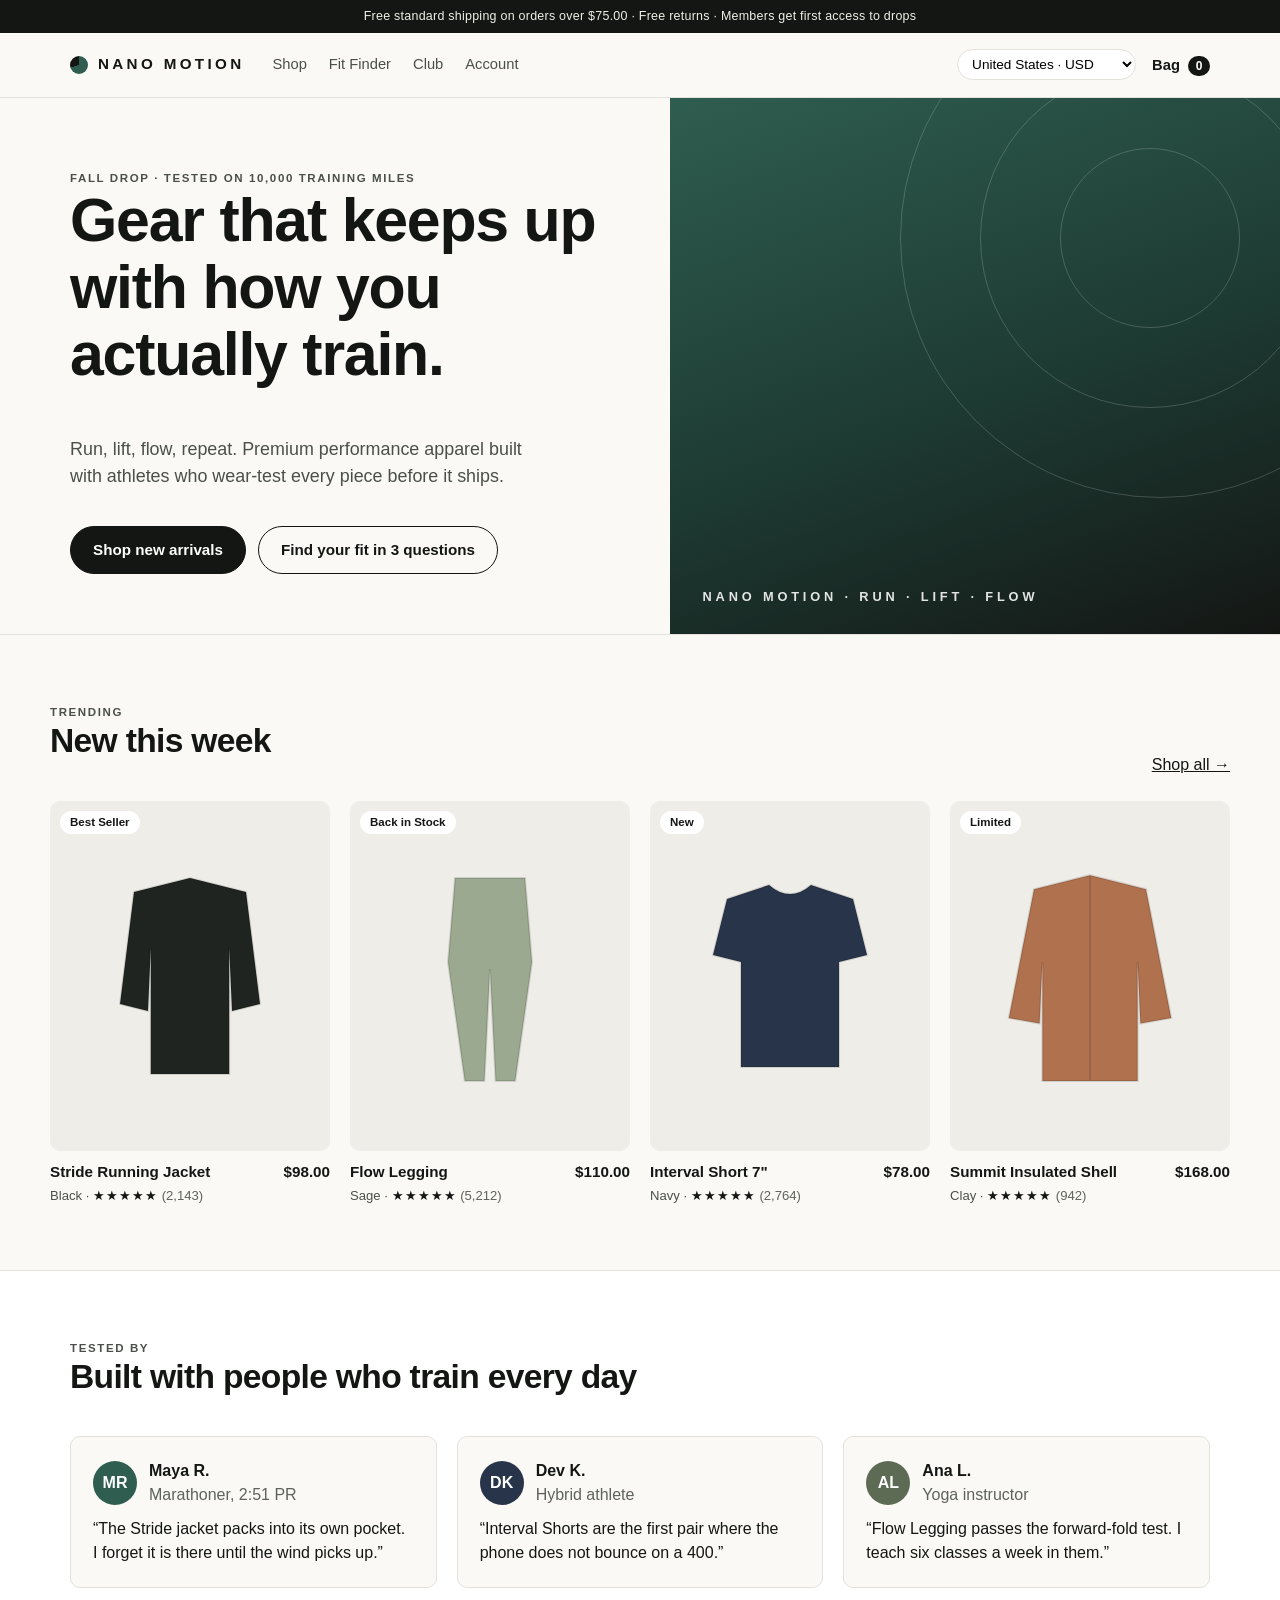
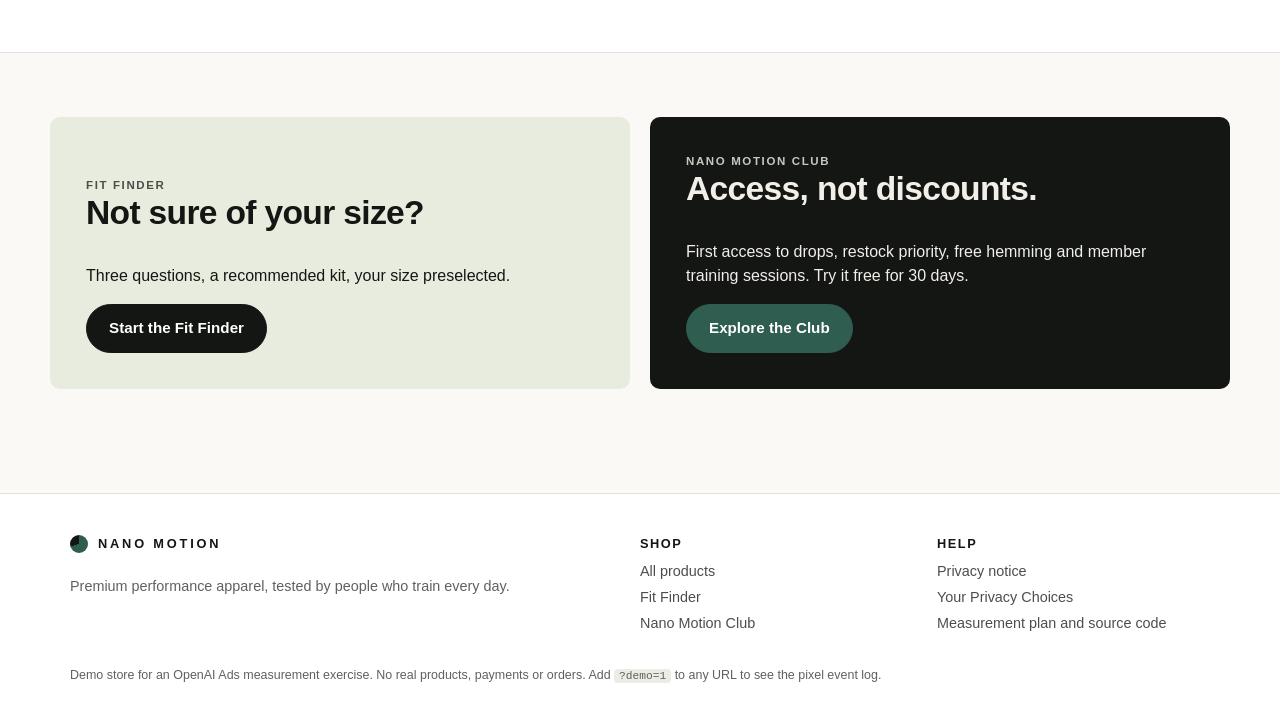
<file: index.html>
<!doctype html>
<html lang="en">
<head>
<meta charset="utf-8">
<meta name="viewport" content="width=device-width, initial-scale=1">
<title>Nano Motion | Performance apparel for every training day</title>
<link rel="preconnect" href="https://bzrcdn.openai.com">
<!-- OpenAI Measurement Pixel: same block, top of <head>, on every page.
     Order matters: 1) decide consent  2) load SDK  3) set consent BEFORE init  4) init. -->
<script src="assets/pixel-init.js?v=2"></script>
<link rel="icon" href="assets/favicon.svg" type="image/svg+xml">
<meta name="robots" content="noindex">
<link rel="stylesheet" href="assets/styles.css">
</head>
<body data-page="home">
<main>
  <section class="hero">
    <div class="hero-copy">
      <span class="eyebrow">Fall drop · Tested on 10,000 training miles</span>
      <h1>Gear that keeps up with how you actually train.</h1>
      <p>Run, lift, flow, repeat. Premium performance apparel built with athletes who wear-test every piece before it ships.</p>
      <div class="cta-row">
        <a class="btn" href="shop.html">Shop new arrivals</a>
        <a class="btn btn-ghost" href="fit-finder.html">Find your fit in 3 questions</a>
      </div>
    </div>
    <div class="hero-art" aria-hidden="true">
      <div class="ring" style="width:520px;height:520px;right:-140px;top:-120px"></div>
      <div class="ring" style="width:340px;height:340px;right:-40px;top:-30px"></div>
      <div class="ring" style="width:180px;height:180px;right:40px;top:50px"></div>
      <div class="word">NANO MOTION · RUN · LIFT · FLOW</div>
    </div>
  </section>

  <section class="section wrap">
    <div class="section-head">
      <div><span class="eyebrow">Trending</span><h2>New this week</h2></div>
      <a href="shop.html">Shop all →</a>
    </div>
    <div class="grid" id="home-grid"></div>
  </section>

  <section class="section band">
    <div class="wrap">
      <div class="section-head"><div><span class="eyebrow">Tested by</span><h2>Built with people who train every day</h2></div></div>
      <div class="testers">
        <div class="tester"><div class="who"><div class="avatar" style="background:#2f5d50">MR</div><div><strong>Maya R.</strong><div class="muted">Marathoner, 2:51 PR</div></div></div>“The Stride jacket packs into its own pocket. I forget it is there until the wind picks up.”</div>
        <div class="tester"><div class="who"><div class="avatar" style="background:#28344a">DK</div><div><strong>Dev K.</strong><div class="muted">Hybrid athlete</div></div></div>“Interval Shorts are the first pair where the phone does not bounce on a 400.”</div>
        <div class="tester"><div class="who"><div class="avatar" style="background:#5d6b54">AL</div><div><strong>Ana L.</strong><div class="muted">Yoga instructor</div></div></div>“Flow Legging passes the forward-fold test. I teach six classes a week in them.”</div>
      </div>
    </div>
  </section>

  <section class="section wrap">
    <div class="promo">
      <div class="p1"><span class="eyebrow">Fit Finder</span><h2>Not sure of your size?</h2><p>Three questions, a recommended kit, your size preselected.</p><div><a class="btn" href="fit-finder.html">Start the Fit Finder</a></div></div>
      <div class="p2"><span class="eyebrow" style="color:#c9c6be">Nano Motion Club</span><h2>Access, not discounts.</h2><p>First access to drops, restock priority, free hemming and member training sessions. Try it free for 30 days.</p><div><a class="btn btn-accent" href="membership.html">Explore the Club</a></div></div>
    </div>
  </section>
</main>

<script src="assets/products.js"></script>
<script src="assets/store.js"></script>
<script src="assets/eventlog.js"></script>
<script src="assets/tracking.js"></script>
<script src="assets/consent.js"></script>
<script src="assets/layout.js"></script>
<script src="assets/pages/index.js"></script>
</body>
</html>
</file>
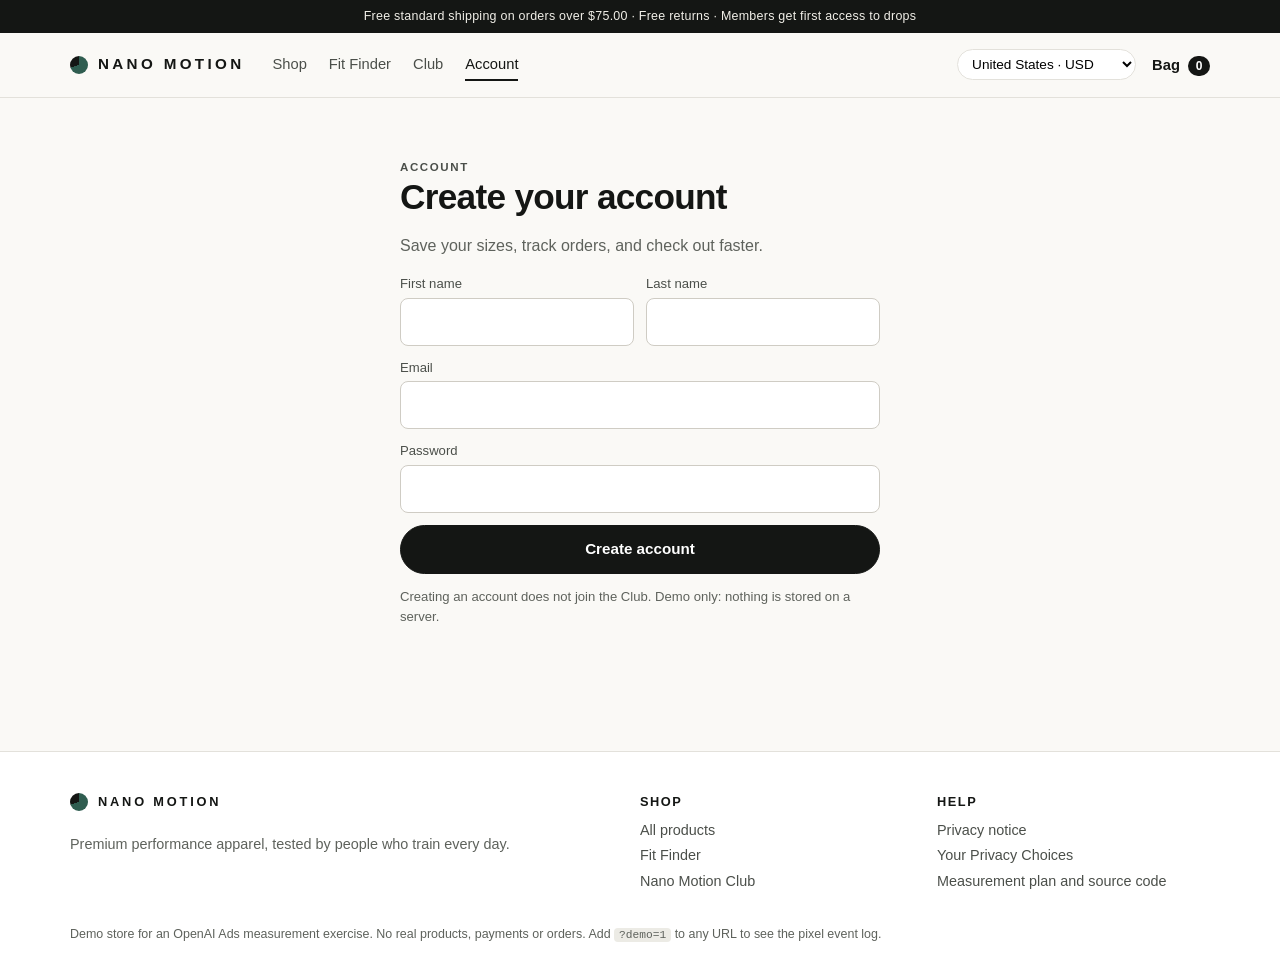
<file: account.html>
<!doctype html>
<html lang="en">
<head>
<meta charset="utf-8">
<meta name="viewport" content="width=device-width, initial-scale=1">
<title>Create an account | Nano Motion</title>
<link rel="preconnect" href="https://bzrcdn.openai.com">
<!-- OpenAI Measurement Pixel: same block, top of <head>, on every page.
     Order matters: 1) decide consent  2) load SDK  3) set consent BEFORE init  4) init. -->
<script src="assets/pixel-init.js?v=2"></script>
<link rel="icon" href="assets/favicon.svg" type="image/svg+xml">
<meta name="robots" content="noindex">
<link rel="stylesheet" href="assets/styles.css">
</head>
<body data-page="account">
<main class="narrow" id="acct"></main>

<script src="assets/products.js"></script>
<script src="assets/store.js"></script>
<script src="assets/eventlog.js"></script>
<script src="assets/tracking.js"></script>
<script src="assets/consent.js"></script>
<script src="assets/layout.js"></script>
<script src="assets/pages/account.js"></script>
</body>
</html>
</file>
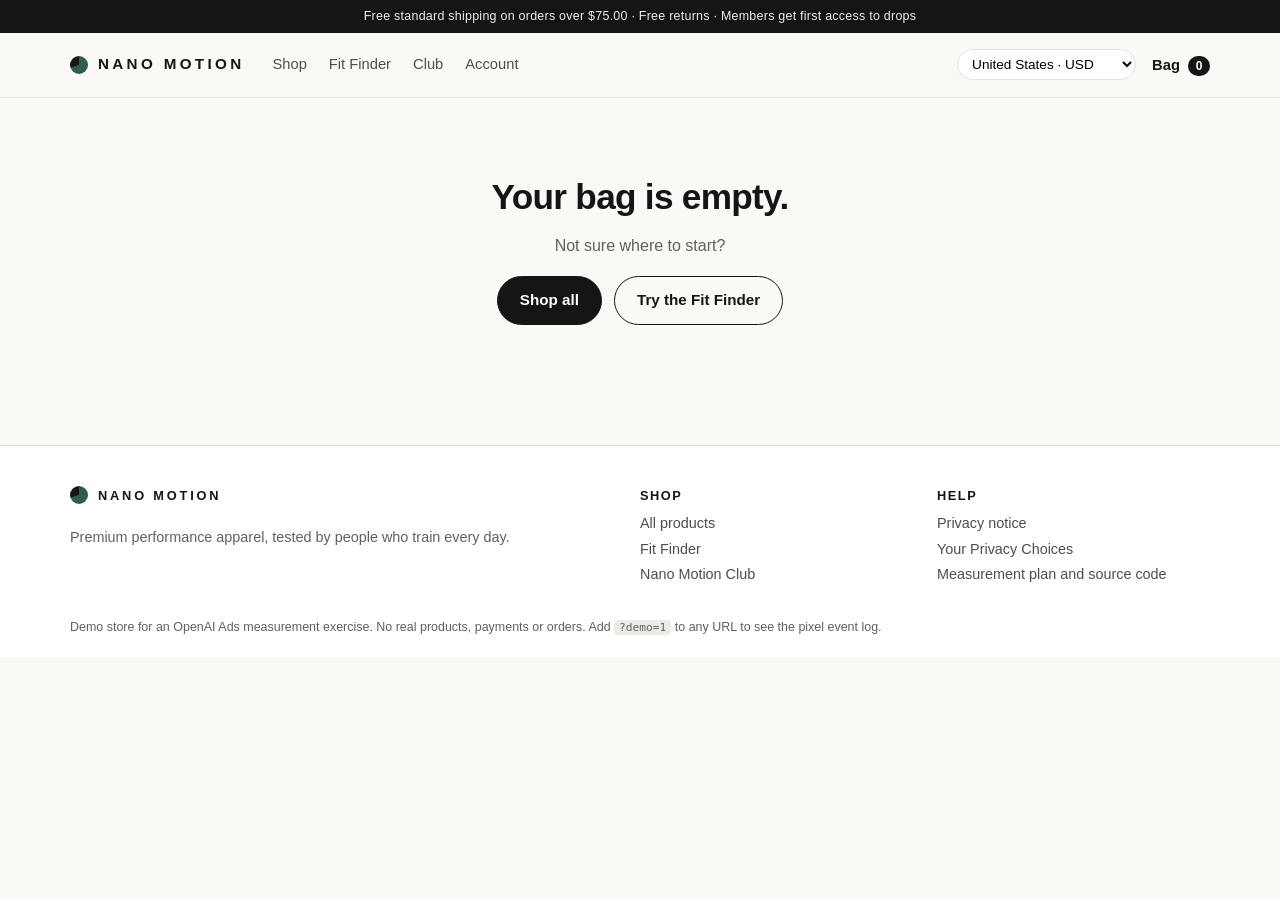
<file: cart.html>
<!doctype html>
<html lang="en">
<head>
<meta charset="utf-8">
<meta name="viewport" content="width=device-width, initial-scale=1">
<title>Your bag | Nano Motion</title>
<link rel="preconnect" href="https://bzrcdn.openai.com">
<!-- OpenAI Measurement Pixel: same block, top of <head>, on every page.
     Order matters: 1) decide consent  2) load SDK  3) set consent BEFORE init  4) init. -->
<script src="assets/pixel-init.js?v=2"></script>
<link rel="icon" href="assets/favicon.svg" type="image/svg+xml">
<meta name="robots" content="noindex">
<link rel="stylesheet" href="assets/styles.css">
</head>
<body data-page="cart">
<main class="wrap" id="cart"></main>

<script src="assets/products.js"></script>
<script src="assets/store.js"></script>
<script src="assets/eventlog.js"></script>
<script src="assets/tracking.js"></script>
<script src="assets/consent.js"></script>
<script src="assets/layout.js"></script>
<script src="assets/pages/cart.js"></script>
</body>
</html>
</file>
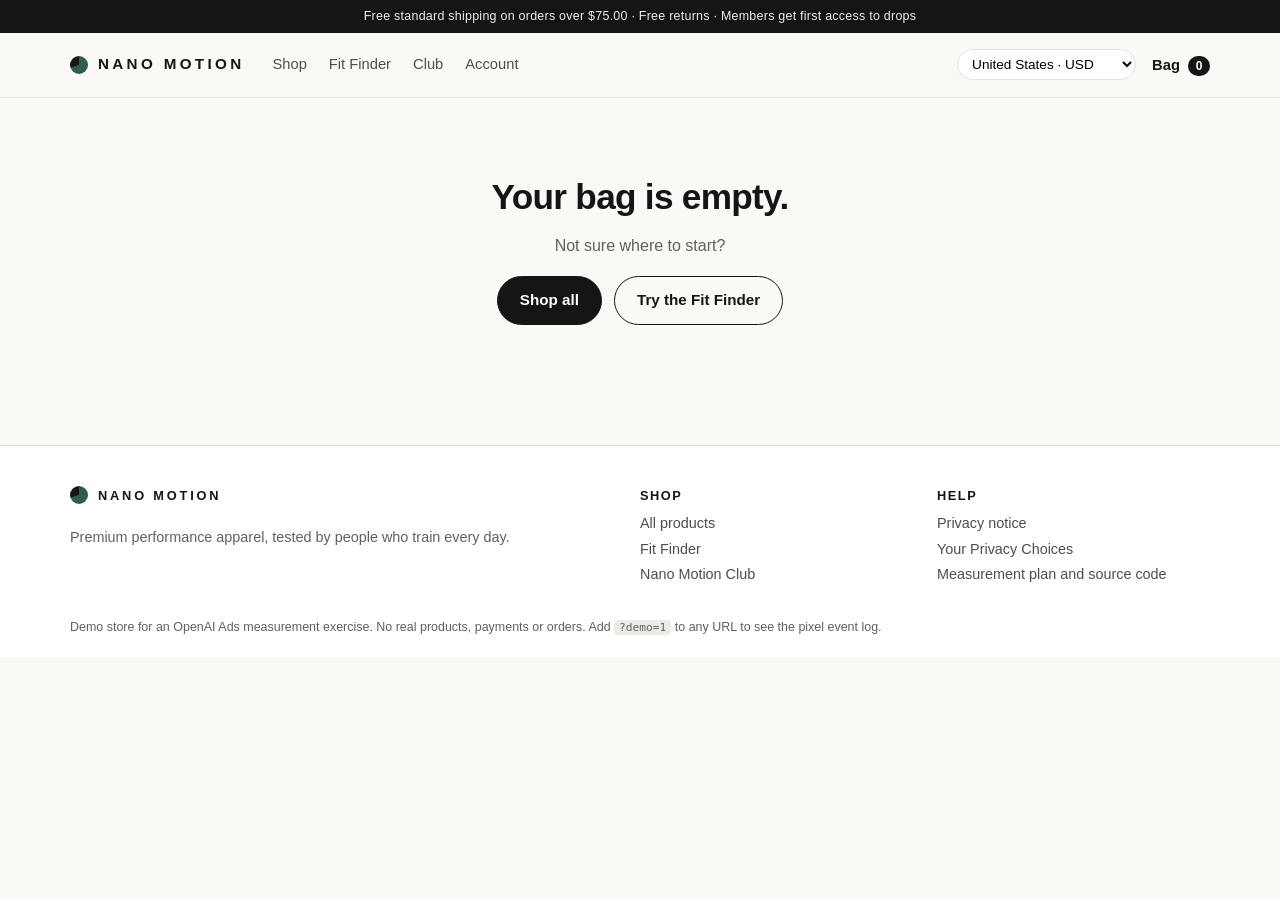
<file: checkout.html>
<!doctype html>
<html lang="en">
<head>
<meta charset="utf-8">
<meta name="viewport" content="width=device-width, initial-scale=1">
<title>Checkout | Nano Motion</title>
<link rel="preconnect" href="https://bzrcdn.openai.com">
<!-- OpenAI Measurement Pixel: same block, top of <head>, on every page.
     Order matters: 1) decide consent  2) load SDK  3) set consent BEFORE init  4) init. -->
<script src="assets/pixel-init.js?v=2"></script>
<link rel="icon" href="assets/favicon.svg" type="image/svg+xml">
<meta name="robots" content="noindex">
<link rel="stylesheet" href="assets/styles.css">
</head>
<body data-page="checkout">
<main class="wrap">
  <div class="two-col">
    <form id="co" autocomplete="on">
      <h1 style="font-size:2.2rem">Checkout</h1>
      <p class="muted">Guest checkout. This is a demo store: no payment is taken and nothing ships.</p>
      <h2 class="h3">Contact</h2>
      <label class="field">Email<input name="email" type="email" required autocomplete="email"></label>
      <label class="field">Phone (optional)<input name="phone" type="tel" autocomplete="tel" placeholder="+1 415 555 2671"></label>
      <h2 class="h3">Shipping</h2>
      <div class="row2">
        <label class="field">First name<input name="firstName" required autocomplete="given-name"></label>
        <label class="field">Last name<input name="lastName" required autocomplete="family-name"></label>
      </div>
      <label class="field">Address<input name="address" required autocomplete="street-address"></label>
      <div class="row2">
        <label class="field">City<input name="city" required autocomplete="address-level2"></label>
        <label class="field">Postal code<input name="postalCode" required autocomplete="postal-code"></label>
      </div>
      <label class="field">Country<input name="country" id="co-country" readonly></label>
      <h2 class="h3">Payment</h2>
      <label class="field">Card number<input value="4242 4242 4242 4242 (demo, not charged)" readonly></label>
      <button class="btn btn-block" id="place">Place order</button>
      <p class="note">Your email is hashed (SHA-256) in your browser before anything is shared for ad measurement. See our <a href="privacy.html">privacy notice</a>.</p>
    </form>
    <aside class="summary" id="co-summary"></aside>
  </div>
</main>

<script src="assets/products.js"></script>
<script src="assets/store.js"></script>
<script src="assets/eventlog.js"></script>
<script src="assets/tracking.js"></script>
<script src="assets/consent.js"></script>
<script src="assets/layout.js"></script>
<script src="assets/pages/checkout.js"></script>
</body>
</html>
</file>
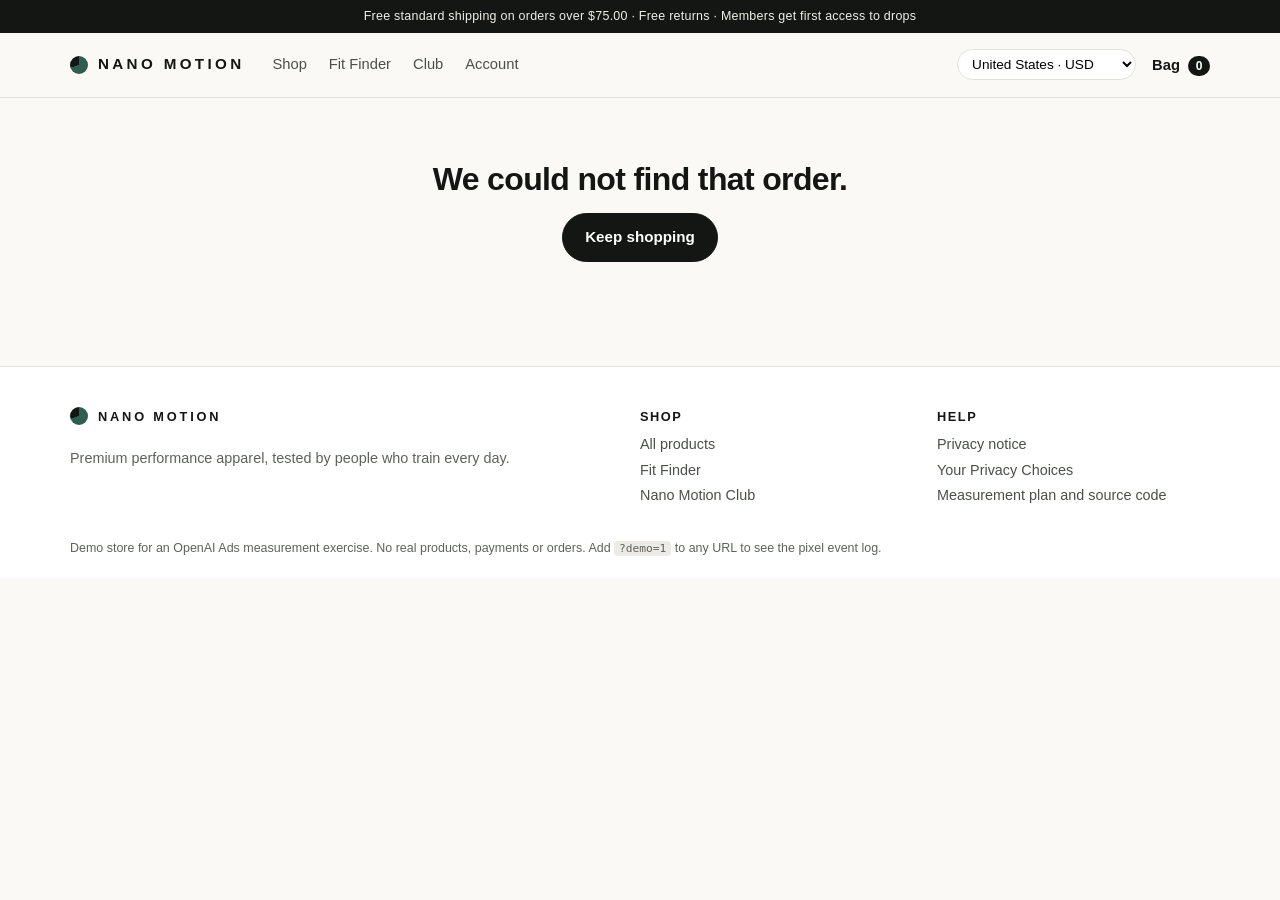
<file: confirmation.html>
<!doctype html>
<html lang="en">
<head>
<meta charset="utf-8">
<meta name="viewport" content="width=device-width, initial-scale=1">
<title>Order confirmed | Nano Motion</title>
<link rel="preconnect" href="https://bzrcdn.openai.com">
<!-- OpenAI Measurement Pixel: same block, top of <head>, on every page.
     Order matters: 1) decide consent  2) load SDK  3) set consent BEFORE init  4) init. -->
<script src="assets/pixel-init.js?v=2"></script>
<link rel="icon" href="assets/favicon.svg" type="image/svg+xml">
<meta name="robots" content="noindex">
<link rel="stylesheet" href="assets/styles.css">
</head>
<body data-page="confirmation">
<main class="confirm" id="conf"></main>

<script src="assets/products.js"></script>
<script src="assets/store.js"></script>
<script src="assets/eventlog.js"></script>
<script src="assets/tracking.js"></script>
<script src="assets/consent.js"></script>
<script src="assets/layout.js"></script>
<script src="assets/pages/confirmation.js"></script>
</body>
</html>
</file>
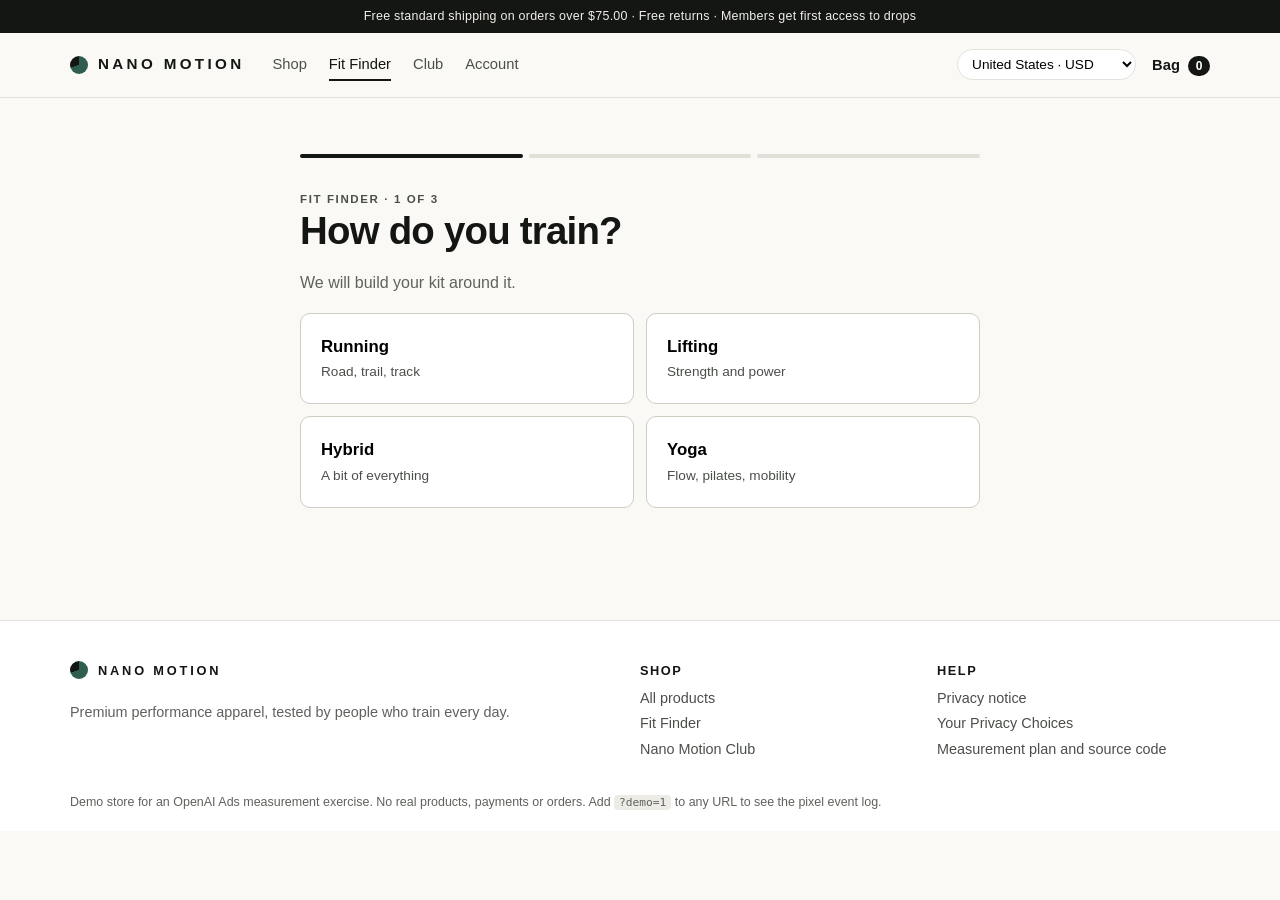
<file: fit-finder.html>
<!doctype html>
<html lang="en">
<head>
<meta charset="utf-8">
<meta name="viewport" content="width=device-width, initial-scale=1">
<title>Fit Finder | Nano Motion</title>
<link rel="preconnect" href="https://bzrcdn.openai.com">
<!-- OpenAI Measurement Pixel: same block, top of <head>, on every page.
     Order matters: 1) decide consent  2) load SDK  3) set consent BEFORE init  4) init. -->
<script src="assets/pixel-init.js?v=2"></script>
<link rel="icon" href="assets/favicon.svg" type="image/svg+xml">
<meta name="robots" content="noindex">
<link rel="stylesheet" href="assets/styles.css">
</head>
<body data-page="fit-finder">
<main class="ff" id="ff"></main>

<script src="assets/products.js"></script>
<script src="assets/store.js"></script>
<script src="assets/eventlog.js"></script>
<script src="assets/tracking.js"></script>
<script src="assets/consent.js"></script>
<script src="assets/layout.js"></script>
<script src="assets/pages/fit-finder.js"></script>
</body>
</html>
</file>
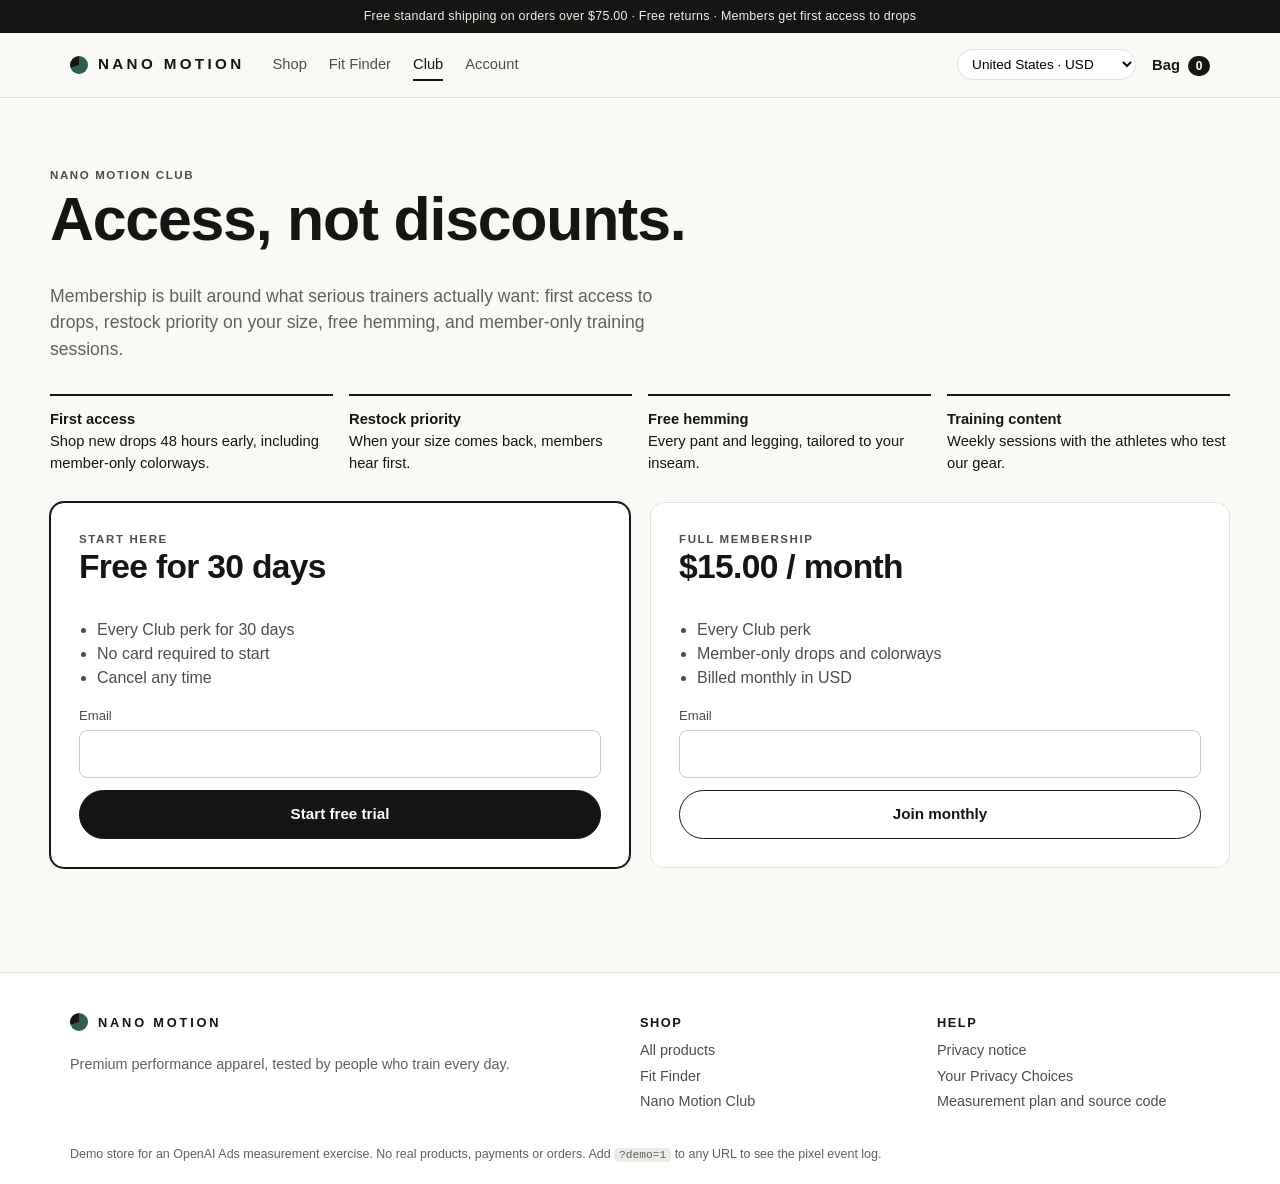
<file: membership.html>
<!doctype html>
<html lang="en">
<head>
<meta charset="utf-8">
<meta name="viewport" content="width=device-width, initial-scale=1">
<title>Nano Motion Club | Nano Motion</title>
<link rel="preconnect" href="https://bzrcdn.openai.com">
<!-- OpenAI Measurement Pixel: same block, top of <head>, on every page.
     Order matters: 1) decide consent  2) load SDK  3) set consent BEFORE init  4) init. -->
<script src="assets/pixel-init.js?v=2"></script>
<link rel="icon" href="assets/favicon.svg" type="image/svg+xml">
<meta name="robots" content="noindex">
<link rel="stylesheet" href="assets/styles.css">
</head>
<body data-page="membership">
<main>
  <section class="section wrap">
    <span class="eyebrow">Nano Motion Club</span>
    <h1>Access, not discounts.</h1>
    <p class="muted" style="max-width:620px;font-size:1.1rem">Membership is built around what serious trainers actually want: first access to drops, restock priority on your size, free hemming, and member-only training sessions.</p>
    <div class="perks" style="margin-top:32px">
      <div class="perk"><strong>First access</strong><br>Shop new drops 48 hours early, including member-only colorways.</div>
      <div class="perk"><strong>Restock priority</strong><br>When your size comes back, members hear first.</div>
      <div class="perk"><strong>Free hemming</strong><br>Every pant and legging, tailored to your inseam.</div>
      <div class="perk"><strong>Training content</strong><br>Weekly sessions with the athletes who test our gear.</div>
    </div>
    <div class="plans" id="plans"></div>
  </section>
</main>

<script src="assets/products.js"></script>
<script src="assets/store.js"></script>
<script src="assets/eventlog.js"></script>
<script src="assets/tracking.js"></script>
<script src="assets/consent.js"></script>
<script src="assets/layout.js"></script>
<script src="assets/pages/membership.js"></script>
</body>
</html>
</file>
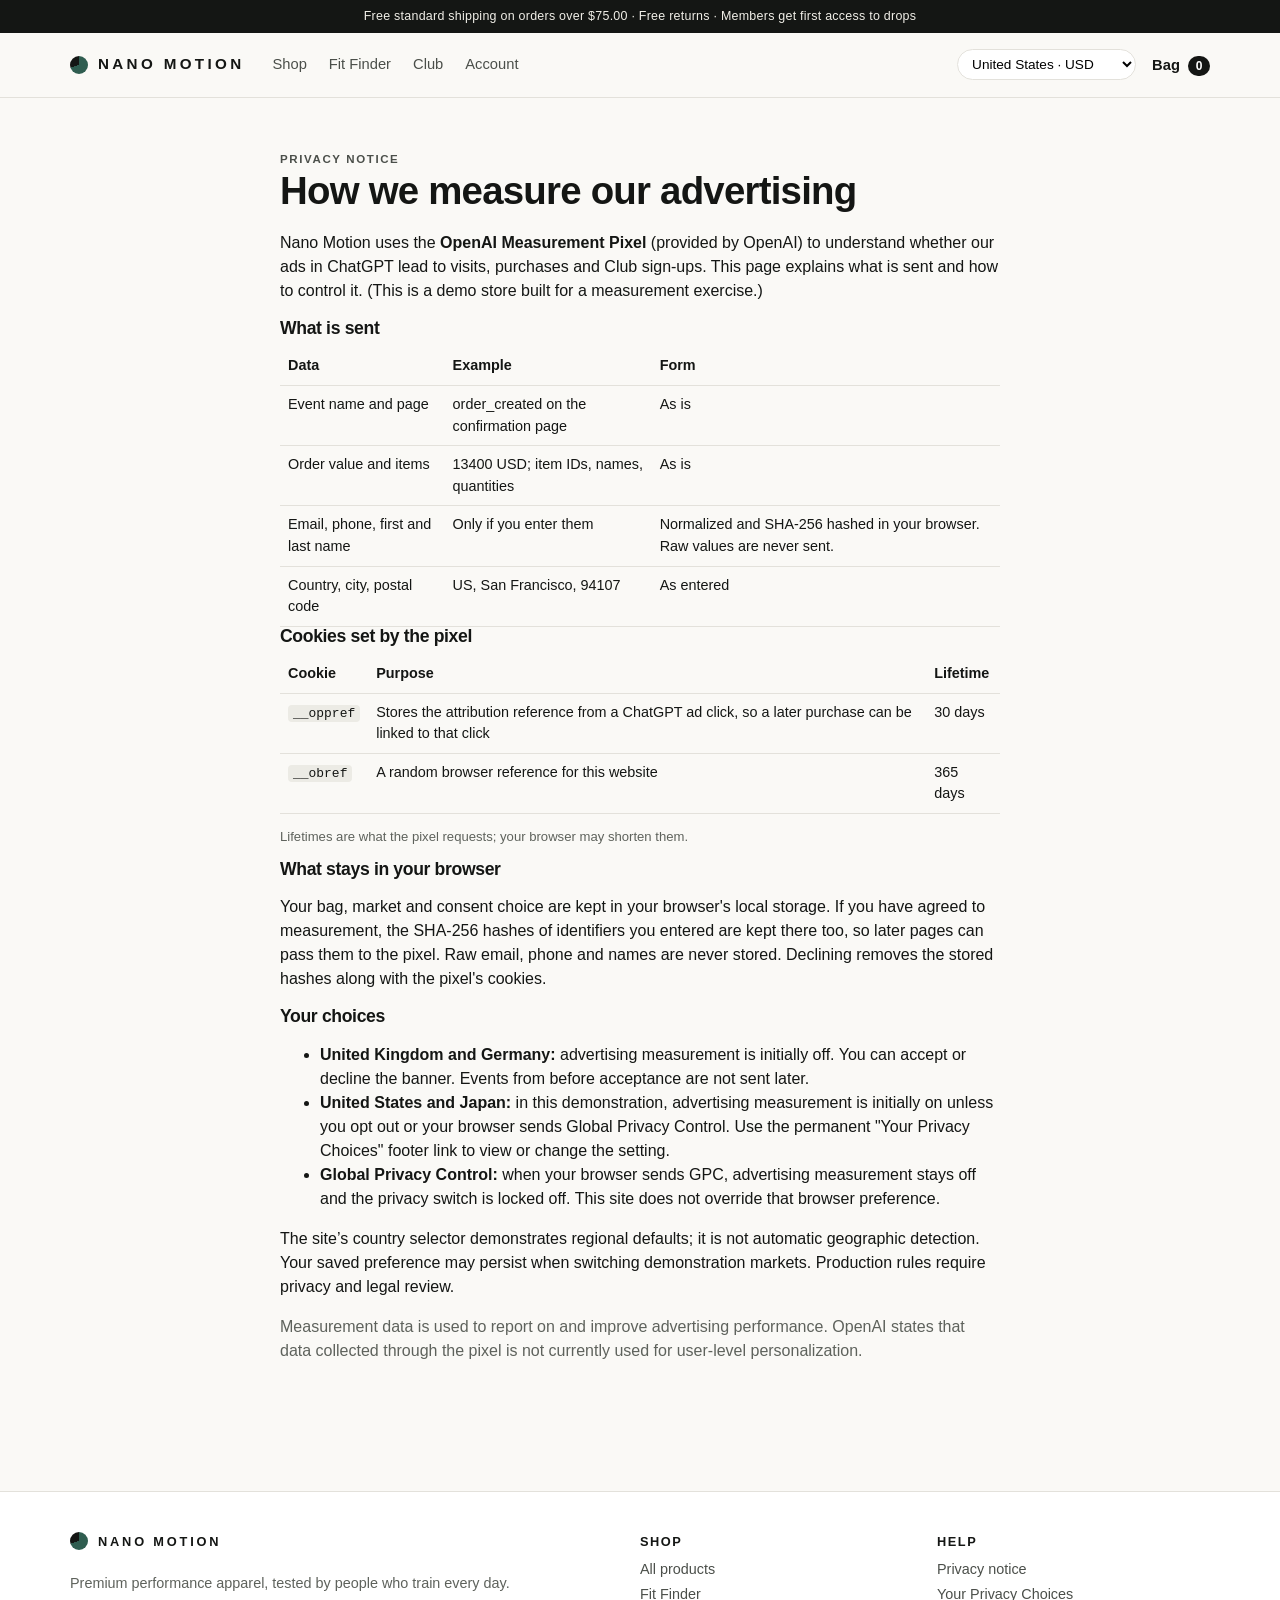
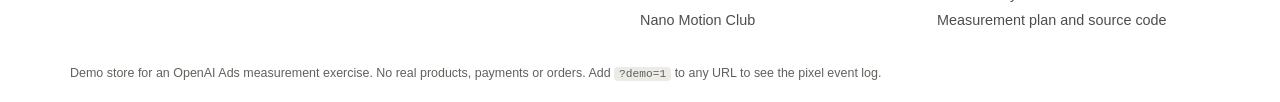
<file: privacy.html>
<!doctype html>
<html lang="en">
<head>
<meta charset="utf-8">
<meta name="viewport" content="width=device-width, initial-scale=1">
<title>Privacy notice | Nano Motion</title>
<link rel="preconnect" href="https://bzrcdn.openai.com">
<!-- OpenAI Measurement Pixel: same block, top of <head>, on every page.
     Order matters: 1) decide consent  2) load SDK  3) set consent BEFORE init  4) init. -->
<script src="assets/pixel-init.js?v=2"></script>
<link rel="icon" href="assets/favicon.svg" type="image/svg+xml">
<meta name="robots" content="noindex">
<link rel="stylesheet" href="assets/styles.css">
</head>
<body data-page="privacy">
<main class="prose">
  <span class="eyebrow">Privacy notice</span>
  <h1 style="font-size:2.4rem">How we measure our advertising</h1>
  <p>Nano Motion uses the <strong>OpenAI Measurement Pixel</strong> (provided by OpenAI) to understand whether our ads in ChatGPT lead to visits, purchases and Club sign-ups. This page explains what is sent and how to control it. (This is a demo store built for a measurement exercise.)</p>

  <h2 class="h3">What is sent</h2>
  <table>
    <tr><th>Data</th><th>Example</th><th>Form</th></tr>
    <tr><td>Event name and page</td><td>order_created on the confirmation page</td><td>As is</td></tr>
    <tr><td>Order value and items</td><td>13400 USD; item IDs, names, quantities</td><td>As is</td></tr>
    <tr><td>Email, phone, first and last name</td><td>Only if you enter them</td><td>Normalized and SHA-256 hashed in your browser. Raw values are never sent.</td></tr>
    <tr><td>Country, city, postal code</td><td>US, San Francisco, 94107</td><td>As entered</td></tr>
  </table>

  <h2 class="h3">Cookies set by the pixel</h2>
  <table>
    <tr><th>Cookie</th><th>Purpose</th><th>Lifetime</th></tr>
    <tr><td><code>__oppref</code></td><td>Stores the attribution reference from a ChatGPT ad click, so a later purchase can be linked to that click</td><td>30 days</td></tr>
    <tr><td><code>__obref</code></td><td>A random browser reference for this website</td><td>365 days</td></tr>
  </table>
  <p class="note">Lifetimes are what the pixel requests; your browser may shorten them.</p>

  <h2 class="h3">What stays in your browser</h2>
  <p>Your bag, market and consent choice are kept in your browser's local storage. If you have agreed to measurement, the SHA-256 hashes of identifiers you entered are kept there too, so later pages can pass them to the pixel. Raw email, phone and names are never stored. Declining removes the stored hashes along with the pixel's cookies.</p>

  <h2 class="h3">Your choices</h2>
  <ul>
    <li><strong>United Kingdom and Germany:</strong> advertising measurement is initially off. You can accept or decline the banner. Events from before acceptance are not sent later.</li>
    <li><strong>United States and Japan:</strong> in this demonstration, advertising measurement is initially on unless you opt out or your browser sends Global Privacy Control. Use the permanent "Your Privacy Choices" footer link to view or change the setting.</li>
    <li><strong>Global Privacy Control:</strong> when your browser sends GPC, advertising measurement stays off and the privacy switch is locked off. This site does not override that browser preference.</li>
  </ul>
  <p>The site’s country selector demonstrates regional defaults; it is not automatic geographic detection. Your saved preference may persist when switching demonstration markets. Production rules require privacy and legal review.</p>
  <p class="muted">Measurement data is used to report on and improve advertising performance. OpenAI states that data collected through the pixel is not currently used for user-level personalization.</p>
</main>

<script src="assets/products.js"></script>
<script src="assets/store.js"></script>
<script src="assets/eventlog.js"></script>
<script src="assets/tracking.js"></script>
<script src="assets/consent.js"></script>
<script src="assets/layout.js"></script>

</body>
</html>
</file>
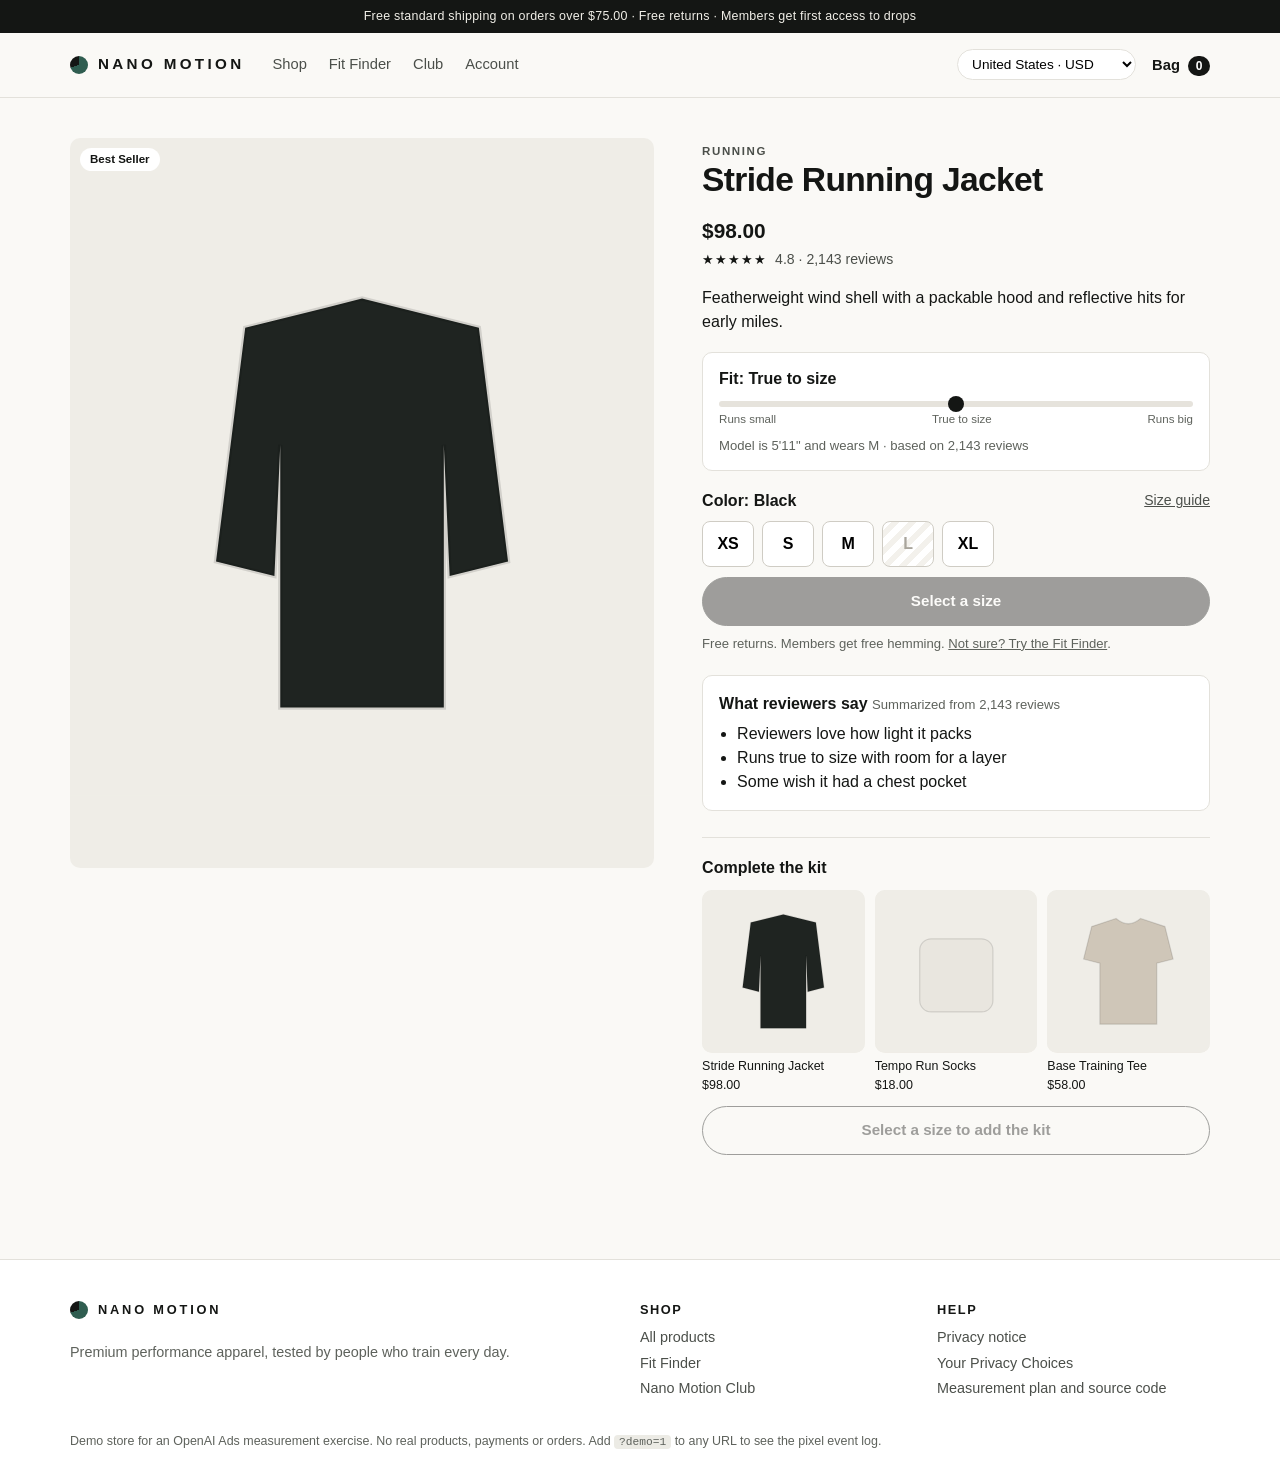
<file: product.html>
<!doctype html>
<html lang="en">
<head>
<meta charset="utf-8">
<meta name="viewport" content="width=device-width, initial-scale=1">
<title>Product | Nano Motion</title>
<link rel="preconnect" href="https://bzrcdn.openai.com">
<!-- OpenAI Measurement Pixel: same block, top of <head>, on every page.
     Order matters: 1) decide consent  2) load SDK  3) set consent BEFORE init  4) init. -->
<script src="assets/pixel-init.js?v=2"></script>
<link rel="icon" href="assets/favicon.svg" type="image/svg+xml">
<meta name="robots" content="noindex">
<link rel="stylesheet" href="assets/styles.css">
</head>
<body data-page="product">
<main class="wrap">
  <div class="pdp" id="pdp"></div>
</main>
<dialog id="sizeguide">
  <h3>Size guide</h3>
  <table class="sg">
    <tr><th>Size</th><th>Chest / Bust (in)</th><th>Waist (in)</th><th>Hip (in)</th></tr>
    <tr><td>XS</td><td>32–34</td><td>25–27</td><td>34–36</td></tr>
    <tr><td>S</td><td>34–36</td><td>27–29</td><td>36–38</td></tr>
    <tr><td>M</td><td>37–39</td><td>30–32</td><td>39–41</td></tr>
    <tr><td>L</td><td>40–42</td><td>33–35</td><td>42–44</td></tr>
    <tr><td>XL</td><td>43–45</td><td>36–38</td><td>45–47</td></tr>
  </table>
  <p class="note">Between sizes? Size up for relaxed fits, down for compressive fits.</p>
  <form method="dialog"><button class="btn">Close</button></form>
</dialog>

<script src="assets/products.js"></script>
<script src="assets/store.js"></script>
<script src="assets/eventlog.js"></script>
<script src="assets/tracking.js"></script>
<script src="assets/consent.js"></script>
<script src="assets/layout.js"></script>
<script src="assets/pages/product.js"></script>
</body>
</html>
</file>
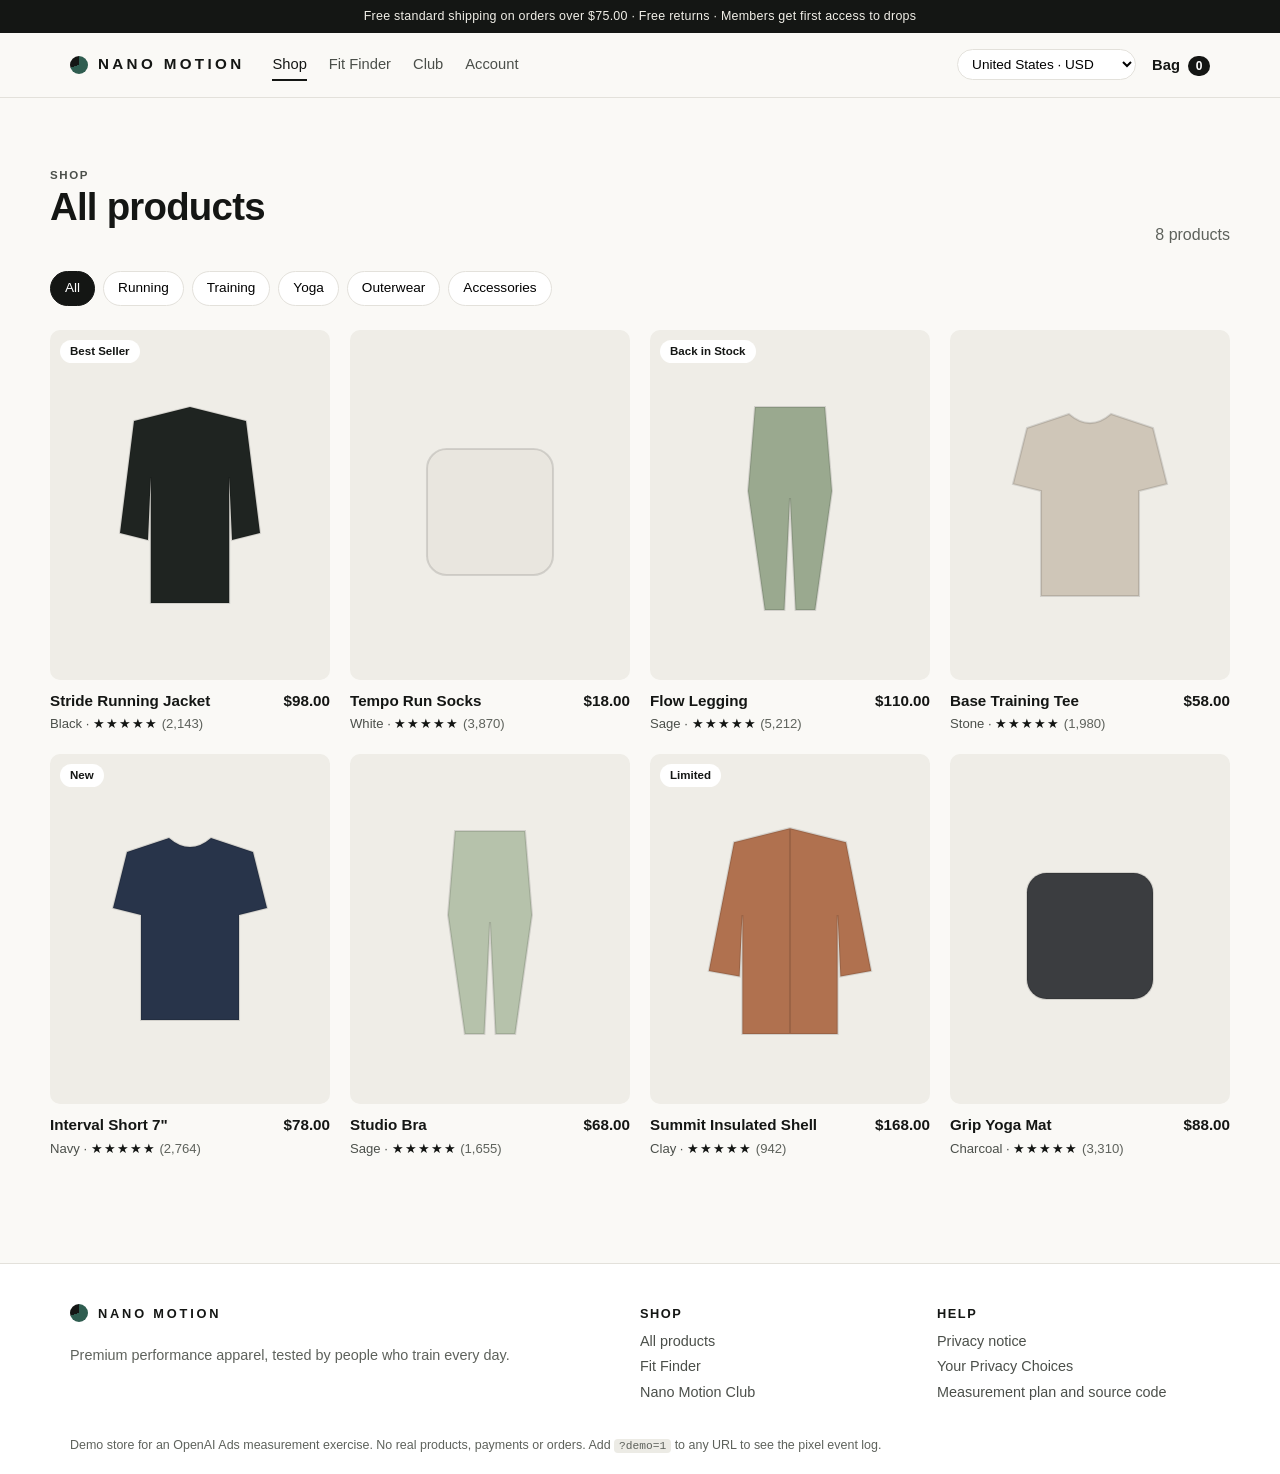
<file: shop.html>
<!doctype html>
<html lang="en">
<head>
<meta charset="utf-8">
<meta name="viewport" content="width=device-width, initial-scale=1">
<title>Shop all | Nano Motion</title>
<link rel="preconnect" href="https://bzrcdn.openai.com">
<!-- OpenAI Measurement Pixel: same block, top of <head>, on every page.
     Order matters: 1) decide consent  2) load SDK  3) set consent BEFORE init  4) init. -->
<script src="assets/pixel-init.js?v=2"></script>
<link rel="icon" href="assets/favicon.svg" type="image/svg+xml">
<meta name="robots" content="noindex">
<link rel="stylesheet" href="assets/styles.css">
</head>
<body data-page="shop">
<main class="section wrap">
  <div class="section-head">
    <div><span class="eyebrow">Shop</span><h1 style="font-size:2.4rem">All products</h1></div>
    <span class="muted" id="shop-count"></span>
  </div>
  <div class="chips" id="chips"></div>
  <div class="grid" id="shop-grid"></div>
</main>

<script src="assets/products.js"></script>
<script src="assets/store.js"></script>
<script src="assets/eventlog.js"></script>
<script src="assets/tracking.js"></script>
<script src="assets/consent.js"></script>
<script src="assets/layout.js"></script>
<script src="assets/pages/shop.js"></script>
</body>
</html>
</file>
<file: assets/styles.css>
:root {
  --ink: #141614;
  --ink-2: #4b4f4a;
  --muted: #5e625c;
  --line: #e3e1db;
  --bg: #faf9f6;
  --tile: #efede7;
  --accent: #2f5d50;
  --accent-ink: #ffffff;
  --warn: #9a5b1c;
  --radius: 10px;
  --wrap: 1180px;
  font-family: ui-sans-serif, -apple-system, "Segoe UI", Roboto, "Helvetica Neue", Arial, sans-serif;
  color: var(--ink);
  background: var(--bg);
}
* { box-sizing: border-box; }
body { margin: 0; background: var(--bg); line-height: 1.5; -webkit-font-smoothing: antialiased; }
a { color: inherit; }
img, svg { display: block; max-width: 100%; }
code { font-family: ui-monospace, SFMono-Regular, Menlo, monospace; font-size: .9em; background: #ecebe5; padding: 1px 5px; border-radius: 4px; }
.wrap { max-width: var(--wrap); margin: 0 auto; padding: 0 20px; }
.sr { position: absolute; width: 1px; height: 1px; overflow: hidden; clip: rect(0 0 0 0); }
.muted { color: var(--muted); }
h1, h2, h3 { letter-spacing: -0.02em; line-height: 1.1; margin: 0 0 .5em; }
h1 { font-size: clamp(2.2rem, 5vw, 3.8rem); font-weight: 650; }
h2 { font-size: clamp(1.5rem, 3vw, 2.1rem); font-weight: 600; }
h3 { font-size: 1.1rem; font-weight: 600; }
.eyebrow { text-transform: uppercase; letter-spacing: .14em; font-size: .72rem; color: var(--ink-2); font-weight: 600; }

/* Header */
.site-header { position: sticky; top: 0; z-index: 20; background: rgba(250,249,246,.94); backdrop-filter: blur(8px); border-bottom: 1px solid var(--line); }
.announce { background: var(--ink); color: #f1efe8; text-align: center; font-size: .78rem; padding: 7px 12px; letter-spacing: .02em; }
.bar { display: flex; align-items: center; gap: 28px; height: 64px; }
.logo { display: inline-flex; align-items: center; gap: 10px; font-weight: 700; letter-spacing: .22em; text-decoration: none; font-size: .95rem; }
.logo.small { font-size: .8rem; margin-bottom: 8px; }
.logo-mark { width: 18px; height: 18px; border-radius: 50%; background: conic-gradient(var(--accent) 0 70%, var(--ink) 70% 100%); }
.nav { display: flex; gap: 22px; }
.mobile-menu-button { display: none; border: 0; background: transparent; color: var(--ink); width: 40px; height: 44px; padding: 0; font: inherit; font-size: 1.55rem; cursor: pointer; align-items: center; justify-content: center; }
.mobile-menu-button:focus-visible { outline: 2px solid var(--accent); outline-offset: 2px; border-radius: 6px; }
.nav a { text-decoration: none; font-size: .92rem; color: var(--ink-2); padding: 4px 0; border-bottom: 2px solid transparent; }
.nav a:hover, .nav a[aria-current] { color: var(--ink); border-bottom-color: var(--ink); }
.bar-right { margin-left: auto; display: flex; align-items: center; gap: 16px; }
.market select { font: inherit; font-size: .85rem; border: 1px solid var(--line); background: #fff; border-radius: 999px; padding: 6px 10px; }
.cart-link { text-decoration: none; font-weight: 600; font-size: .92rem; }
#nm-cart-count { display: inline-block; min-width: 22px; text-align: center; background: var(--ink); color: #fff; border-radius: 999px; font-size: .75rem; padding: 1px 6px; margin-left: 4px; }

/* Buttons and forms */
.btn { display: inline-flex; align-items: center; justify-content: center; gap: 8px; font: inherit; font-weight: 600; font-size: .95rem; background: var(--ink); color: #fff; border: 1px solid var(--ink); border-radius: 999px; padding: 12px 22px; cursor: pointer; text-decoration: none; }
.btn:hover { background: #2a2d2a; }
.btn:disabled { opacity: .4; cursor: not-allowed; }
.btn-ghost { background: transparent; color: var(--ink); }
.btn-ghost:hover { background: #efede7; }
.btn-accent { background: var(--accent); border-color: var(--accent); }
.btn-block { width: 100%; }
label.field { display: block; font-size: .82rem; color: var(--ink-2); margin-bottom: 12px; }
label.field input, label.field select { display: block; width: 100%; margin-top: 4px; font: inherit; font-size: 1rem; padding: 11px 12px; border: 1px solid #cfccc4; border-radius: 8px; background: #fff; color: var(--ink); }
label.field input:focus { outline: 2px solid var(--accent); outline-offset: 1px; border-color: var(--accent); }
.row2 { display: grid; grid-template-columns: 1fr 1fr; gap: 12px; }
.note { font-size: .82rem; color: var(--muted); }

/* Home */
.hero { display: grid; grid-template-columns: 1.1fr 1fr; gap: 0; min-height: 520px; border-bottom: 1px solid var(--line); }
.hero-copy { padding: 72px 20px 60px max(20px, calc((100vw - var(--wrap)) / 2 + 20px)); display: flex; flex-direction: column; justify-content: center; }
.hero-copy p { font-size: 1.12rem; color: var(--ink-2); max-width: 460px; }
.hero-art { background: linear-gradient(160deg, #2f5d50 0%, #1d3a32 55%, #141614 100%); position: relative; overflow: hidden; }
.hero-art .ring { position: absolute; border: 1px solid rgba(255,255,255,.18); border-radius: 50%; }
.hero-art .word { position: absolute; left: 32px; bottom: 28px; color: rgba(255,255,255,.88); font-weight: 700; letter-spacing: .3em; font-size: .8rem; }
.cta-row { display: flex; gap: 12px; flex-wrap: wrap; margin-top: 18px; }
.section { padding: 64px 0; }
.section-head { display: flex; justify-content: space-between; align-items: end; gap: 20px; margin-bottom: 24px; }
.grid { display: grid; grid-template-columns: repeat(4, 1fr); gap: 20px; }
.tile { text-decoration: none; display: block; }
.tile-img { position: relative; border-radius: var(--radius); overflow: hidden; aspect-ratio: 4/5; background: var(--tile); }
.tile-img .art { width: 100%; height: 100%; object-fit: cover; }
.tile-meta { display: flex; justify-content: space-between; gap: 8px; margin-top: 10px; font-weight: 600; font-size: .95rem; }
.tile-sub { font-size: .82rem; color: var(--ink-2); margin-top: 2px; }
.badge { position: absolute; top: 10px; left: 10px; background: #fff; border-radius: 999px; font-size: .72rem; font-weight: 600; padding: 3px 10px; }
.stars { color: var(--ink); letter-spacing: 1px; font-size: .8rem; }
.stars .dim { color: #c9c6be; }
.band { background: #fff; border-top: 1px solid var(--line); border-bottom: 1px solid var(--line); }
.testers { display: grid; grid-template-columns: repeat(3, 1fr); gap: 20px; }
.tester { padding: 22px; border: 1px solid var(--line); border-radius: var(--radius); background: var(--bg); }
.tester .who { display: flex; align-items: center; gap: 12px; margin-bottom: 10px; }
.avatar { width: 44px; height: 44px; border-radius: 50%; display: grid; place-items: center; font-weight: 700; color: #fff; }
.promo { display: grid; grid-template-columns: 1fr 1fr; gap: 20px; }
.promo > div { border-radius: var(--radius); padding: 36px; min-height: 240px; display: flex; flex-direction: column; justify-content: end; }
.promo .p1 { background: #e7ecdf; }
.promo .p2 { background: var(--ink); color: #f1efe8; }

/* Shop filters */
.chips { display: flex; gap: 8px; flex-wrap: wrap; margin-bottom: 24px; }
.chip { font: inherit; font-size: .85rem; border: 1px solid var(--line); background: #fff; border-radius: 999px; padding: 6px 14px; cursor: pointer; }
.chip[aria-pressed=true] { background: var(--ink); color: #fff; border-color: var(--ink); }

/* Product page */
.pdp { display: grid; grid-template-columns: 1.15fr 1fr; gap: 48px; padding: 40px 0 64px; }
.pdp-img { border-radius: var(--radius); overflow: hidden; background: var(--tile); aspect-ratio: 4/5; position: sticky; top: 120px; }
.pdp-img .art { width: 100%; height: 100%; }
.pdp h1 { font-size: 2.1rem; }
.price { font-size: 1.3rem; font-weight: 600; margin: 4px 0 2px; }
.rating-line { display: flex; gap: 8px; align-items: center; font-size: .88rem; color: var(--ink-2); }
.fitbox { border: 1px solid var(--line); border-radius: var(--radius); padding: 14px 16px; margin: 18px 0; background: #fff; }
.fitmeter { position: relative; height: 6px; background: #e6e3dc; border-radius: 99px; margin: 10px 0 4px; }
.fitmeter span { position: absolute; top: -5px; width: 16px; height: 16px; border-radius: 50%; background: var(--ink); transform: translateX(-50%); }
.fitscale { display: flex; justify-content: space-between; font-size: .72rem; color: var(--muted); }
.sizes { display: flex; gap: 8px; flex-wrap: wrap; margin: 8px 0 10px; }
.size { font: inherit; min-width: 52px; padding: 10px 12px; border: 1px solid #cfccc4; background: #fff; border-radius: 8px; cursor: pointer; font-weight: 600; position: relative; }
.size[aria-pressed=true] { border-color: var(--ink); box-shadow: inset 0 0 0 1px var(--ink); }
.size.out { color: #a9a59c; background: repeating-linear-gradient(135deg, #fff 0 6px, #f3f1ec 6px 12px); }
.linkbtn { font: inherit; background: none; border: 0; padding: 0; text-decoration: underline; cursor: pointer; color: var(--ink-2); font-size: .88rem; }
.bis { border: 1px dashed #c7c3b9; border-radius: var(--radius); padding: 14px; margin: 10px 0; background: #fff; }
.bis form { display: flex; gap: 8px; margin-top: 8px; }
.bis input { flex: 1; font: inherit; padding: 10px 12px; border: 1px solid #cfccc4; border-radius: 8px; }
.reviewsum { background: #fff; border: 1px solid var(--line); border-radius: var(--radius); padding: 16px; margin-top: 22px; }
.reviewsum ul { margin: 6px 0 0; padding-left: 18px; }
.kit { margin-top: 26px; border-top: 1px solid var(--line); padding-top: 18px; }
.kit-items { display: grid; grid-template-columns: repeat(3, 1fr); gap: 10px; margin: 10px 0 12px; }
.kit-items .tile-img { aspect-ratio: 1; }
.kit-items small { display: block; margin-top: 4px; font-size: .78rem; }
.toast { position: fixed; left: 50%; bottom: 24px; transform: translateX(-50%); background: var(--ink); color: #fff; padding: 12px 18px; border-radius: 999px; font-size: .9rem; z-index: 40; }
dialog { border: 0; border-radius: 14px; padding: 24px; max-width: 520px; width: 92vw; }
dialog::backdrop { background: rgba(20,22,20,.45); }
table.sg { width: 100%; border-collapse: collapse; font-size: .9rem; }
table.sg th, table.sg td { border-bottom: 1px solid var(--line); padding: 8px; text-align: left; }

/* Cart / checkout */
.two-col { display: grid; grid-template-columns: 1.4fr 1fr; gap: 40px; padding: 40px 0 64px; }
.line { display: grid; grid-template-columns: 88px 1fr auto; gap: 16px; padding: 16px 0; border-bottom: 1px solid var(--line); align-items: center; }
.line .tile-img { aspect-ratio: 1; }
.qty { display: inline-flex; align-items: center; border: 1px solid #cfccc4; border-radius: 999px; margin-top: 6px; }
.qty button { font: inherit; border: 0; background: none; width: 30px; height: 30px; cursor: pointer; }
.summary { background: #fff; border: 1px solid var(--line); border-radius: var(--radius); padding: 22px; align-self: start; position: sticky; top: 120px; }
.summary .sumrow { display: flex; justify-content: space-between; margin: 6px 0; }
.summary .total { font-weight: 700; font-size: 1.15rem; border-top: 1px solid var(--line); padding-top: 10px; margin-top: 10px; }
.shipbar { height: 6px; background: #e6e3dc; border-radius: 99px; overflow: hidden; margin: 6px 0 16px; }
.shipbar span { display: block; height: 100%; background: var(--accent); }
.empty { padding: 80px 0; text-align: center; }
.confirm { max-width: 640px; margin: 0 auto; padding: 64px 20px; text-align: center; }
.ordercard { text-align: left; background: #fff; border: 1px solid var(--line); border-radius: var(--radius); padding: 20px; margin: 24px 0; }

/* Fit finder */
.ff { max-width: 720px; margin: 0 auto; padding: 56px 20px 72px; }
.ff-progress { display: flex; gap: 6px; margin-bottom: 28px; }
.ff-progress span { flex: 1; height: 4px; background: #e2dfd8; border-radius: 99px; }
.ff-progress span.on { background: var(--ink); }
.choices { display: grid; grid-template-columns: repeat(2, 1fr); gap: 12px; margin-top: 18px; }
.choice { font: inherit; text-align: left; padding: 20px; border: 1px solid #cfccc4; background: #fff; border-radius: var(--radius); cursor: pointer; }
.choice:hover { border-color: var(--ink); }
.choice strong { display: block; font-size: 1.05rem; }
.choice span { font-size: .85rem; color: var(--ink-2); }

/* Membership */
.plans { display: grid; grid-template-columns: 1fr 1fr; gap: 20px; margin-top: 28px; }
.plan { background: #fff; border: 1px solid var(--line); border-radius: 14px; padding: 28px; display: flex; flex-direction: column; }
.plan.feature { border-color: var(--ink); box-shadow: 0 0 0 1px var(--ink); }
.plan ul { padding-left: 18px; color: var(--ink-2); flex: 1; }
.perks { display: grid; grid-template-columns: repeat(4, 1fr); gap: 16px; }
.perk { border-top: 2px solid var(--ink); padding-top: 12px; font-size: .92rem; }
.narrow { max-width: 520px; margin: 0 auto; padding: 56px 20px 72px; }
.prose { max-width: 760px; margin: 0 auto; padding: 48px 20px 72px; }
.prose table { border-collapse: collapse; width: 100%; font-size: .9rem; }
.prose th, .prose td { border-bottom: 1px solid var(--line); padding: 8px; text-align: left; vertical-align: top; }

/* Consent banner */
.consent { position: fixed; z-index: 50; left: 16px; right: 16px; bottom: 16px; max-width: 760px; margin: 0 auto; background: #fff; border: 1px solid var(--line); box-shadow: 0 12px 40px rgba(0,0,0,.18); border-radius: 14px; padding: 18px 20px; display: flex; gap: 18px; align-items: center; }
.consent-text { font-size: .9rem; flex: 1; }
.consent-actions { display: flex; gap: 8px; }

/* Footer */
.site-footer { border-top: 1px solid var(--line); background: #fff; margin-top: 40px; padding: 40px 0 20px; font-size: .9rem; }
.foot-grid { display: grid; grid-template-columns: 2fr 1fr 1fr; gap: 24px; }
.foot-grid .foot-h { margin: 0 0 8px; font-size: .8rem; line-height: 1.5; font-weight: 600; text-transform: uppercase; letter-spacing: .12em; }
h2.h3 { font-size: 1.1rem; font-weight: 600; }
.foot-grid a { display: block; text-decoration: none; color: var(--ink-2); margin: 4px 0; }
.foot-note { margin-top: 28px; font-size: .78rem; color: var(--muted); }

/* Demo event log */
.nmlog { position: fixed; right: 16px; bottom: 16px; width: min(460px, calc(100vw - 32px)); max-height: 62vh; display: flex; flex-direction: column; background: #111311; color: #e8e6df; border-radius: 12px; box-shadow: 0 16px 50px rgba(0,0,0,.35); z-index: 60; font-family: ui-monospace, SFMono-Regular, Menlo, monospace; font-size: 12.5px; }
.nmlog.min .nmlog-list { display: none; }
.nmlog-bar { display: flex; align-items: center; gap: 10px; padding: 10px 12px; border-bottom: 1px solid #2b2e2b; font-family: ui-sans-serif, -apple-system, sans-serif; font-size: 13px; }
.nmlog-legend { color: #8d918a; font-size: 11px; flex: 1; }
.nmlog-bar button { background: #2b2e2b; color: #e8e6df; border: 0; border-radius: 6px; padding: 3px 9px; cursor: pointer; font: inherit; }
.nmlog-list { list-style: none; margin: 0; padding: 0; overflow: auto; }
.nmlog-row { border-bottom: 1px solid #222522; }
.nmlog-head { width: 100%; display: flex; gap: 8px; align-items: baseline; padding: 8px 12px; background: none; border: 0; color: inherit; text-align: left; cursor: pointer; font: inherit; }
.nmlog-time { color: #7d817a; }
.nmlog-name { font-weight: 700; color: #fff; }
.nmlog-status { color: #9fd3b8; margin-left: auto; text-align: right; }
.nmlog-held .nmlog-status { color: #f0c27b; }
.nmlog-skipped .nmlog-status { color: #a7b4ff; }
.nmlog-error .nmlog-status { color: #ff8f8f; }
.nmlog-tier { font-size: 10px; padding: 1px 5px; border-radius: 4px; background: #2b2e2b; }
.nmlog-tier-T1 { background: #2f5d50; color: #fff; }
.nmlog-tier-T3 { background: #4a3f6b; color: #fff; }
.nmlog-tier-ID { background: #6b4a2b; color: #fff; }
.nmlog-body { display: none; padding: 0 12px 10px; }
.nmlog-row.open .nmlog-body { display: block; }
.nmlog-body pre { margin: 0; white-space: pre-wrap; word-break: break-all; color: #cfd8cf; }
.nmlog-shown { color: #f0c27b; margin-bottom: 6px; }
.nmlog-empty { padding: 14px 12px; color: #8d918a; }

@media (max-width: 900px) {
  .grid { grid-template-columns: repeat(2, 1fr); }
  .hero, .pdp, .two-col, .promo, .plans { grid-template-columns: 1fr; }
  .hero-art { min-height: 220px; }
  .hero-copy { padding: 48px 20px; }
  .pdp-img, .summary { position: static; }
  .testers, .perks { grid-template-columns: 1fr 1fr; }
  .bar { height: auto; min-height: 64px; flex-wrap: wrap; gap: 12px; padding-top: 8px; padding-bottom: 8px; }
  .mobile-menu-button { display: inline-flex; flex-shrink: 0; }
  .nav { display: none; order: 5; width: 100%; gap: 0; flex-direction: column; border-top: 1px solid var(--line); padding: 6px 0 2px; }
  .nav.is-open { display: flex; }
  .nav a { padding: 12px 8px; min-height: 44px; border-bottom: 0; border-radius: 6px; }
  .nav a:hover, .nav a[aria-current] { background: var(--tile); }

  .foot-grid { grid-template-columns: 1fr 1fr; }
  .consent { flex-direction: column; align-items: stretch; }
}
@media (max-width: 520px) {
  .testers, .perks, .choices, .row2 { grid-template-columns: 1fr; }
  .bar { gap: 8px; }
  .bar .logo { font-size: .78rem; letter-spacing: .13em; gap: 6px; }
  .bar .logo-mark { flex-shrink: 0; width: 15px; height: 15px; }
  .bar-right { gap: 8px; }
  .market select { max-width: 135px; font-size: .75rem; padding: 6px 5px; }
  .cart-link { font-size: .82rem; white-space: nowrap; }
  .announce { font-size: .7rem; }
}

/* Demo panel docks beside the store instead of covering it */
body.has-nmlog { padding-bottom: 42vh; }
body.has-nmlog .nmlog { max-height: 40vh; left: 0; right: 0; bottom: 0; width: 100%; border-radius: 12px 12px 0 0; }
body.has-nmlog .consent { bottom: calc(40vh + 12px); }
@media (min-width: 1100px) {
  body.has-nmlog { padding-bottom: 0; padding-right: 440px; }
  body.has-nmlog .nmlog { top: 0; bottom: 0; left: auto; right: 0; width: 440px; max-height: none; border-radius: 0; }
  body.has-nmlog .consent { bottom: 16px; right: 456px; }
}
/* Minimized: collapse to the title bar in the bottom-right corner and give the store its full width back */
body.has-nmlog.nmlog-min { padding-right: 0; padding-bottom: 56px; }
body.has-nmlog.nmlog-min .nmlog { top: auto; bottom: 0; left: auto; right: 16px; width: min(420px, calc(100vw - 32px)); max-height: none; border-radius: 12px 12px 0 0; }
body.has-nmlog.nmlog-min .nmlog-bar { border-bottom: 0; }
body.has-nmlog.nmlog-min .consent { bottom: 64px; right: 16px; }


/* Privacy settings: consistent footer entry, accessible modal and switch */
.nm-privacy-dialog { border: 1px solid var(--line); border-radius: 16px; padding: 26px; width: min(480px, calc(100vw - 32px)); max-width: none; box-shadow: 0 22px 70px rgba(0,0,0,.23); color: var(--ink); background: #fff; }
.nm-privacy-dialog::backdrop { background: rgba(20,22,20,.52); }
.nm-privacy-heading { display: flex; align-items: flex-start; justify-content: space-between; gap: 18px; }
.nm-privacy-heading h2 { font-size: 1.48rem; line-height: 1.2; margin: 0; }
.nm-privacy-close { border: 0; background: #efede7; border-radius: 50%; cursor: pointer; height: 34px; width: 34px; flex-shrink: 0; font-size: 1.45rem; line-height: 1; }
.nm-privacy-dialog p { font-size: .9rem; line-height: 1.6; color: var(--ink-2); margin: 14px 0; }
.nm-privacy-setting { display: flex; align-items: center; gap: 14px; justify-content: space-between; border: 1px solid var(--line); background: #faf9f6; border-radius: 12px; padding: 18px; margin-top: 18px; }
.nm-privacy-setting-text { display: flex; flex-direction: column; gap: 6px; }
.nm-privacy-setting-text strong { font-size: .96rem; }
.nm-privacy-setting-text span { font-size: .82rem; color: var(--ink-2); line-height: 1.45; }
.nm-measure-switch { flex: 0 0 49px; width: 49px; height: 29px; border: 0; border-radius: 99px; padding: 3px; background: #a6aba7; cursor: pointer; transition: background .15s; text-align: left; }
.nm-measure-switch span { display: block; height: 23px; width: 23px; border-radius: 50%; background: white; transition: transform .15s; box-shadow: 0 1px 2px rgba(0,0,0,.15); }
.nm-measure-switch[aria-checked="true"] { background: #2f5d50; }
.nm-measure-switch[aria-checked="true"] span { transform: translateX(20px); }
.nm-measure-switch:disabled { cursor: not-allowed; opacity: .7; }
.nm-measure-switch:focus-visible, .nm-privacy-close:focus-visible, #nm-privacy-choices:focus-visible { outline: 3px solid #1c7266; outline-offset: 3px; }
.nm-privacy-dialog .nm-privacy-status { color: var(--ink); font-weight: 600; font-size: .86rem; }
.nm-privacy-dialog .nm-privacy-fine { font-size: .78rem; color: var(--muted); }
.nm-privacy-actions { display: flex; justify-content: flex-end; margin-top: 20px; }
@media (max-width: 520px) { .nm-privacy-dialog { padding: 20px; } .nm-privacy-setting { padding: 14px; } }
</file>
